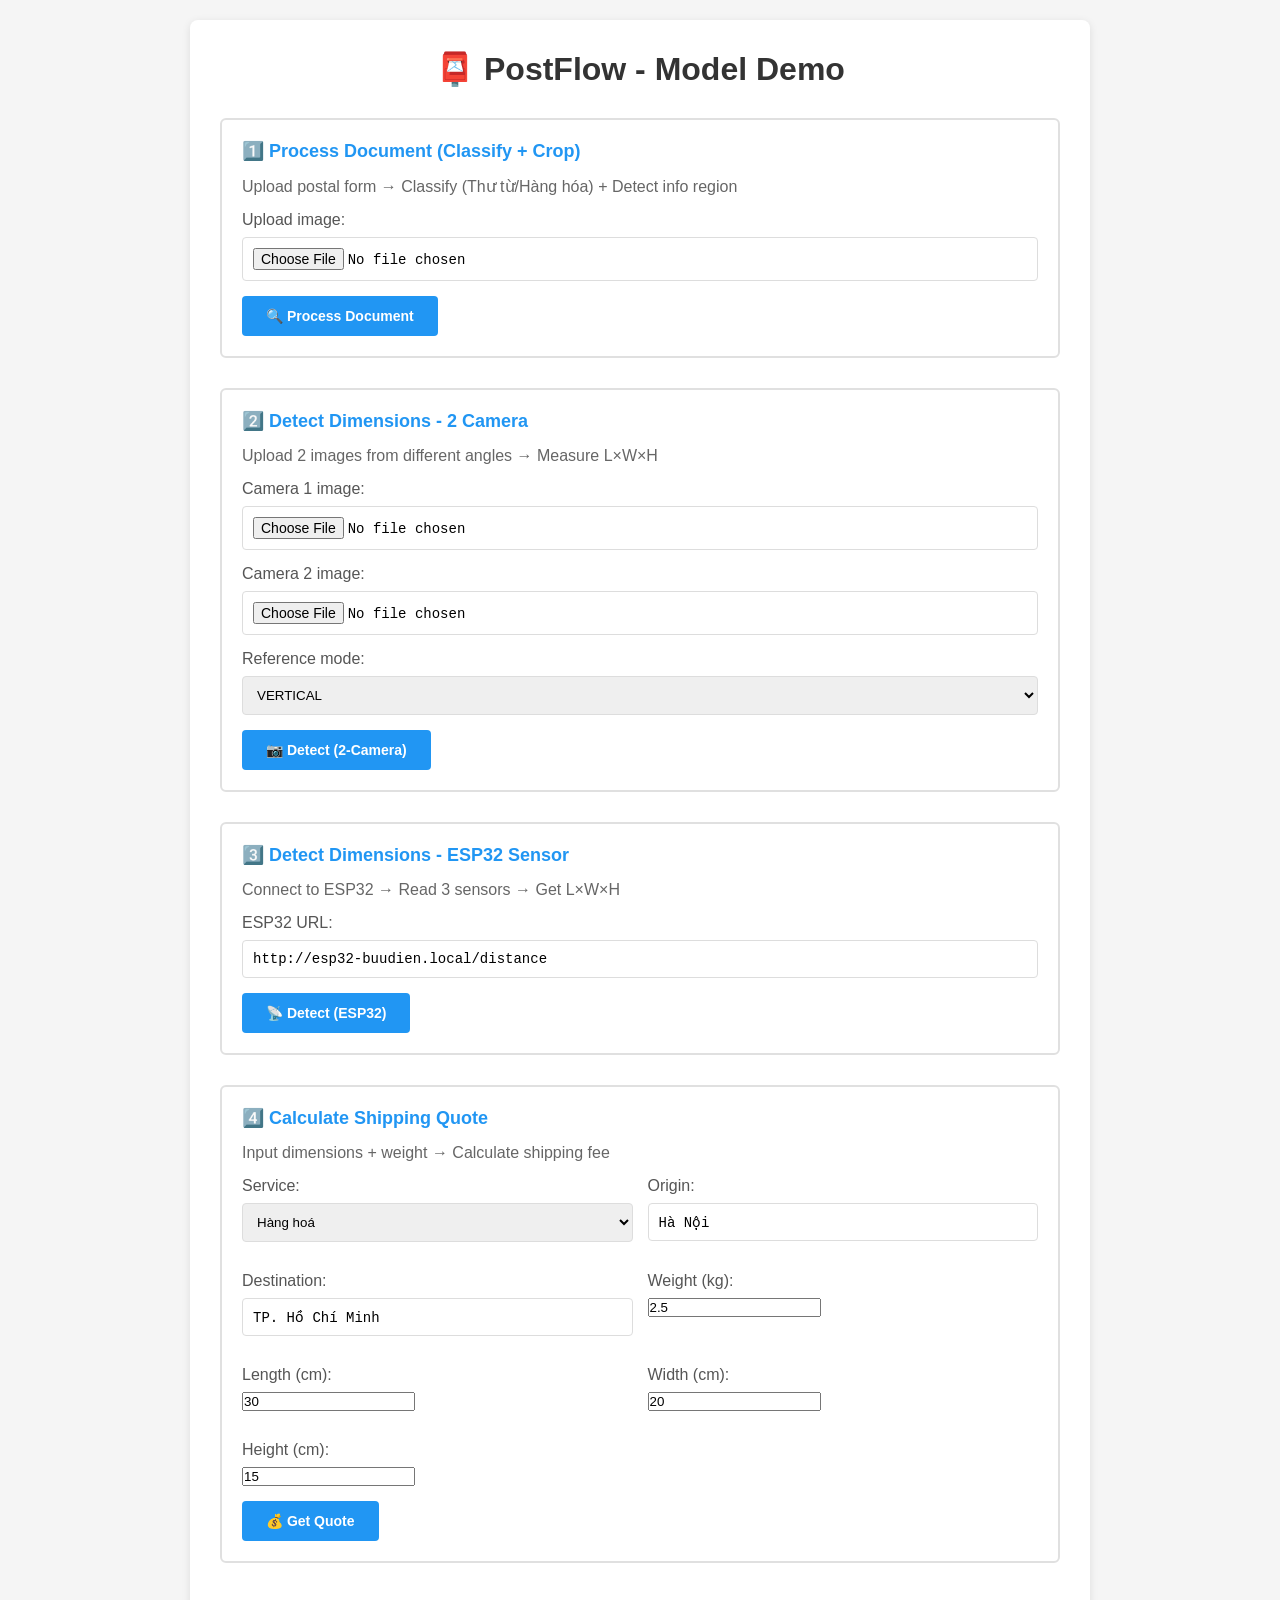
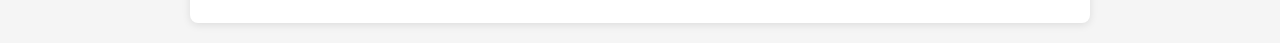
<file: legacy-ui/demo.html>
<!DOCTYPE html>
<html lang="vi">
<head>
  <meta charset="UTF-8">
  <meta name="viewport" content="width=device-width, initial-scale=1.0">
  <title>PostFlow - Model Demo</title>
  <style>
    * {
      margin: 0;
      padding: 0;
      box-sizing: border-box;
    }
    body {
      font-family: -apple-system, BlinkMacSystemFont, 'Segoe UI', Roboto, sans-serif;
      background: #f5f5f5;
      padding: 20px;
    }
    .container {
      max-width: 900px;
      margin: 0 auto;
      background: white;
      border-radius: 8px;
      padding: 30px;
      box-shadow: 0 2px 8px rgba(0,0,0,0.1);
    }
    h1 {
      text-align: center;
      margin-bottom: 30px;
      color: #333;
    }
    .section {
      margin-bottom: 30px;
      padding: 20px;
      border: 2px solid #e0e0e0;
      border-radius: 6px;
    }
    .section h2 {
      color: #2196F3;
      margin-bottom: 15px;
      font-size: 18px;
    }
    .input-group {
      margin-bottom: 15px;
    }
    label {
      display: block;
      margin-bottom: 8px;
      font-weight: 500;
      color: #555;
    }
    input[type="file"],
    input[type="text"],
    textarea {
      width: 100%;
      padding: 10px;
      border: 1px solid #ddd;
      border-radius: 4px;
      font-size: 14px;
      font-family: monospace;
    }
    textarea {
      resize: vertical;
      min-height: 100px;
    }
    button {
      background: #2196F3;
      color: white;
      border: none;
      padding: 12px 24px;
      border-radius: 4px;
      font-size: 14px;
      font-weight: bold;
      cursor: pointer;
      transition: background 0.3s;
    }
    button:hover {
      background: #1976D2;
    }
    button:active {
      background: #1565C0;
    }
    .result {
      margin-top: 15px;
      padding: 15px;
      background: #f9f9f9;
      border: 1px solid #e0e0e0;
      border-radius: 4px;
      max-height: 400px;
      overflow-y: auto;
    }
    .result.success {
      background: #e8f5e9;
      border-color: #4caf50;
    }
    .result.error {
      background: #ffebee;
      border-color: #f44336;
    }
    .result-title {
      font-weight: bold;
      margin-bottom: 10px;
      color: #333;
    }
    .loading {
      color: #ff9800;
      font-weight: bold;
    }
    code {
      background: #f0f0f0;
      padding: 2px 6px;
      border-radius: 3px;
      font-family: monospace;
    }
  </style>
</head>
<body>
  <div class="container">
    <h1>📮 PostFlow - Model Demo</h1>

    <!-- 1. Process Document -->
    <div class="section">
      <h2>1️⃣ Process Document (Classify + Crop)</h2>
      <p style="color: #666; margin-bottom: 15px;">Upload postal form → Classify (Thư từ/Hàng hóa) + Detect info region</p>
      <div class="input-group">
        <label>Upload image:</label>
        <input type="file" id="processDocFile" accept="image/*">
      </div>
      <button onclick="processDocument()">🔍 Process Document</button>
      <div id="processDocResult"></div>
    </div>

    <!-- 2. Detect Dimensions (2-Camera) -->
    <div class="section">
      <h2>2️⃣ Detect Dimensions - 2 Camera</h2>
      <p style="color: #666; margin-bottom: 15px;">Upload 2 images from different angles → Measure L×W×H</p>
      <div class="input-group">
        <label>Camera 1 image:</label>
        <input type="file" id="dimCam1File" accept="image/*">
      </div>
      <div class="input-group">
        <label>Camera 2 image:</label>
        <input type="file" id="dimCam2File" accept="image/*">
      </div>
      <div class="input-group">
        <label>Reference mode:</label>
        <select id="refMode" style="width: 100%; padding: 10px; border: 1px solid #ddd; border-radius: 4px;">
          <option value="VERTICAL">VERTICAL</option>
          <option value="HORIZONTAL">HORIZONTAL</option>
        </select>
      </div>
      <button onclick="detectDualCamera()">📷 Detect (2-Camera)</button>
      <div id="dimCamResult"></div>
    </div>

    <!-- 3. Detect Dimensions (ESP32 Sensor) -->
    <div class="section">
      <h2>3️⃣ Detect Dimensions - ESP32 Sensor</h2>
      <p style="color: #666; margin-bottom: 15px;">Connect to ESP32 → Read 3 sensors → Get L×W×H</p>
      <div class="input-group">
        <label>ESP32 URL:</label>
        <input type="text" id="esp32Url" value="http://esp32-buudien.local/distance" placeholder="http://esp32-buudien.local/distance">
      </div>
      <button onclick="detectESP32()">📡 Detect (ESP32)</button>
      <div id="dimSensorResult"></div>
    </div>

    <!-- 4. Calculate Shipping Quote -->
    <div class="section">
      <h2>4️⃣ Calculate Shipping Quote</h2>
      <p style="color: #666; margin-bottom: 15px;">Input dimensions + weight → Calculate shipping fee</p>
      <div style="display: grid; grid-template-columns: 1fr 1fr; gap: 15px;">
        <div class="input-group">
          <label>Service:</label>
          <select id="quoteService" style="width: 100%; padding: 10px; border: 1px solid #ddd; border-radius: 4px;">
            <option value="ETN011">Hàng hoá</option>
            <option value="ETN013">Hoả tốc</option>
            <option value="CTN001">Tiêu chuẩn</option>
            <option value="ETN001">Tài liệu</option>
            <option value="LETTER">Thư từ</option>
          </select>
        </div>
        <div class="input-group">
          <label>Origin:</label>
          <input type="text" id="quoteOrigin" value="Hà Nội" placeholder="Hà Nội">
        </div>
        <div class="input-group">
          <label>Destination:</label>
          <input type="text" id="quoteDest" value="TP. Hồ Chí Minh" placeholder="TP. Hồ Chí Minh">
        </div>
        <div class="input-group">
          <label>Weight (kg):</label>
          <input type="number" id="quoteWeight" value="2.5" step="0.1" placeholder="2.5">
        </div>
        <div class="input-group">
          <label>Length (cm):</label>
          <input type="number" id="quoteLength" value="30" step="0.1" placeholder="30">
        </div>
        <div class="input-group">
          <label>Width (cm):</label>
          <input type="number" id="quoteWidth" value="20" step="0.1" placeholder="20">
        </div>
        <div class="input-group">
          <label>Height (cm):</label>
          <input type="number" id="quoteHeight" value="15" step="0.1" placeholder="15">
        </div>
      </div>
      <button onclick="getQuote()">💰 Get Quote</button>
      <div id="quoteResult"></div>
    </div>

  </div>

  <script>
    const API = 'http://127.0.0.1:8000';

    async function showResult(elementId, title, data, isError = false) {
      const el = document.getElementById(elementId);
      el.className = `result ${isError ? 'error' : 'success'}`;
      el.innerHTML = `<div class="result-title">${title}</div><pre>${JSON.stringify(data, null, 2)}</pre>`;
    }

    async function processDocument() {
      const file = document.getElementById('processDocFile').files[0];
      if (!file) return alert('Select image');

      const result = document.getElementById('processDocResult');
      result.className = 'result';
      result.innerHTML = '<div class="loading">⏳ Processing...</div>';

      try {
        const formData = new FormData();
        formData.append('file', file);
        const res = await fetch(`${API}/process-document`, {method: 'POST', body: formData});
        const data = await res.json();
        await showResult('processDocResult', '✅ Result', data, !res.ok);
      } catch (e) {
        await showResult('processDocResult', '❌ Error', {error: e.message}, true);
      }
    }

    async function detectDualCamera() {
      const file1 = document.getElementById('dimCam1File').files[0];
      const file2 = document.getElementById('dimCam2File').files[0];
      if (!file1 || !file2) return alert('Select both images');

      const result = document.getElementById('dimCamResult');
      result.className = 'result';
      result.innerHTML = '<div class="loading">⏳ Detecting...</div>';

      try {
        const formData = new FormData();
        formData.append('file_cam1', file1);
        formData.append('file_cam2', file2);
        formData.append('reference_mode', document.getElementById('refMode').value);
        const res = await fetch(`${API}/detect-dimensions-dual`, {method: 'POST', body: formData});
        const data = await res.json();
        await showResult('dimCamResult', '✅ Result', data, !res.ok);
      } catch (e) {
        await showResult('dimCamResult', '❌ Error', {error: e.message}, true);
      }
    }

    async function detectESP32() {
      const url = document.getElementById('esp32Url').value;
      if (!url) return alert('Enter ESP32 URL');

      const result = document.getElementById('dimSensorResult');
      result.className = 'result';
      result.innerHTML = '<div class="loading">⏳ Reading sensors...</div>';

      try {
        const res = await fetch(`${API}/detect-dimensions-esp32?esp32_url=${encodeURIComponent(url)}`);
        const data = await res.json();
        await showResult('dimSensorResult', '✅ Result', data, !res.ok);
      } catch (e) {
        await showResult('dimSensorResult', '❌ Error', {error: e.message}, true);
      }
    }

    async function getQuote() {
      const data = {
        service: document.getElementById('quoteService').value,
        origin: document.getElementById('quoteOrigin').value,
        destination: document.getElementById('quoteDest').value,
        actual_weight_kg: parseFloat(document.getElementById('quoteWeight').value),
        length_cm: parseFloat(document.getElementById('quoteLength').value),
        width_cm: parseFloat(document.getElementById('quoteWidth').value),
        height_cm: parseFloat(document.getElementById('quoteHeight').value)
      };

      const result = document.getElementById('quoteResult');
      result.className = 'result';
      result.innerHTML = '<div class="loading">⏳ Calculating...</div>';

      try {
        const res = await fetch(`${API}/quotes`, {
          method: 'POST',
          headers: {'Content-Type': 'application/json'},
          body: JSON.stringify(data)
        });
        const resData = await res.json();
        await showResult('quoteResult', '✅ Result', resData, !res.ok);
      } catch (e) {
        await showResult('quoteResult', '❌ Error', {error: e.message}, true);
      }
    }
  </script>
</body>
</html>
</file>
